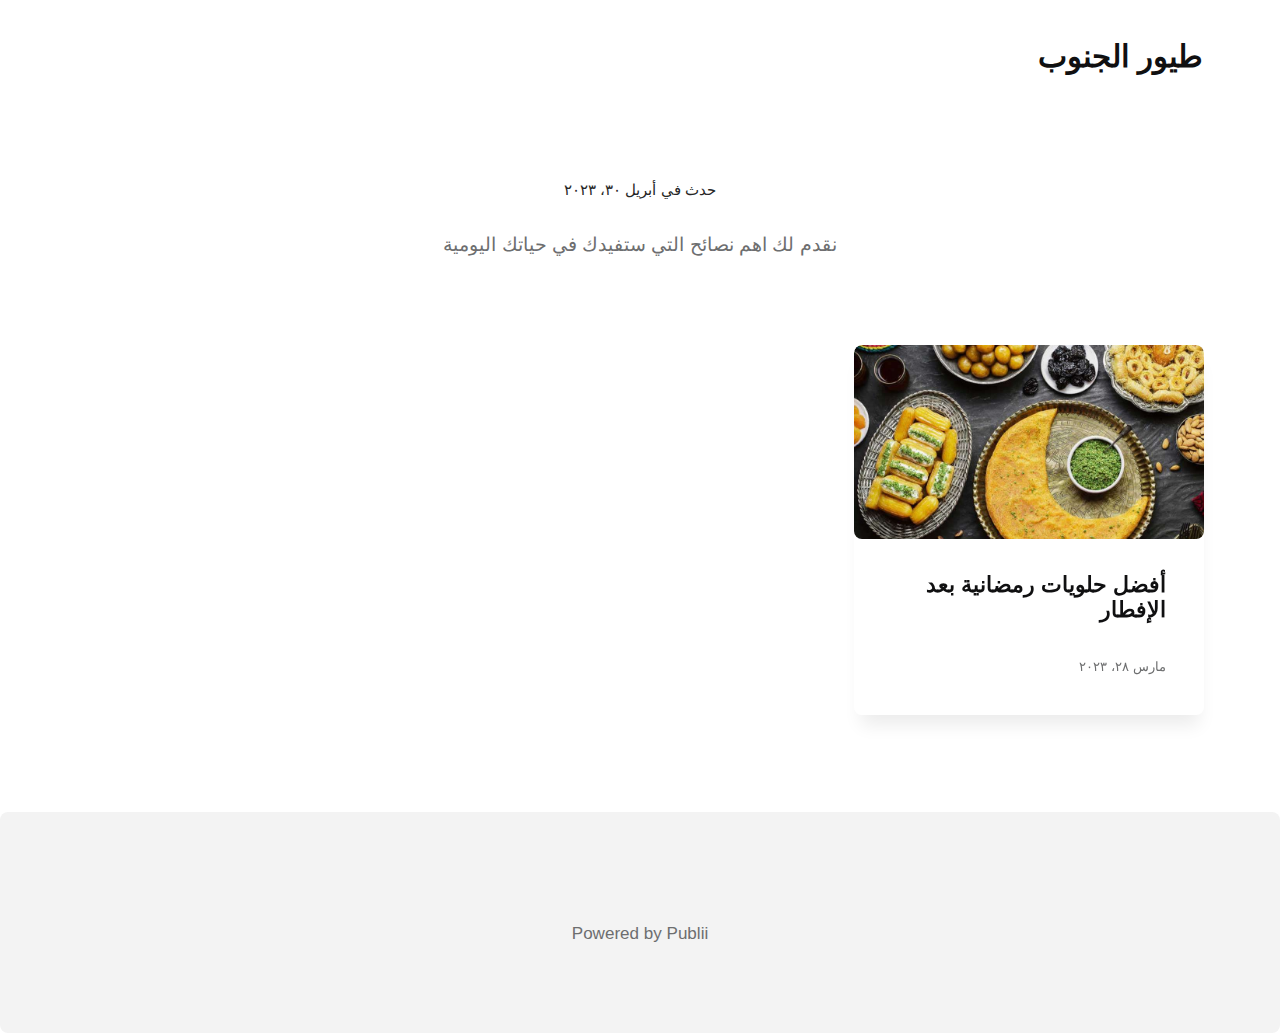
<file: index.html>
<!DOCTYPE html><html lang="ar-SA"><head><meta charset="utf-8"><meta http-equiv="X-UA-Compatible" content="IE=edge"><meta name="viewport" content="width=device-width,initial-scale=1"><title>طيور الجنوب</title><meta name="generator" content="Publii Open-Source CMS for Static Site"><link rel="canonical" href="https://south-birds.github.io/"><link rel="alternate" type="application/json" href="https://south-birds.github.io/feed.json"><meta property="og:title" content="طيور الجنوب"><meta property="og:site_name" content="طيور الجنوب"><meta property="og:description" content=""><meta property="og:url" content="https://south-birds.github.io/"><meta property="og:type" content="website"><link rel="stylesheet" href="https://south-birds.github.io/assets/css/style.css?v=7b02ca3b76820ee0ea6337bc9574a89e"><script type="application/ld+json">{"@context":"http://schema.org","@type":"Organization","name":"طيور الجنوب","url":"https://south-birds.github.io/"}</script><html dir="rtl"><meta name="google-site-verification" content="C08Kpgw6sa0JndcyKzzhhv_hy0Zfj19gJw-c8kb9cBM"></head><body><header class="header" id="js-header"><a href="https://south-birds.github.io/" class="logo">طيور الجنوب</a></header><main><div class="wrapper"><div class="hero"><div class="hero__date">حدث في <time datetime="٢٠٢٣-٠٤-٣٠T١٤:٣٨">أبريل ٣٠، ٢٠٢٣</time></div><p>نقدم لك اهم نصائح التي ستفيدك في حياتك اليومية</p></div><div class="l-grid l-grid--3"><article class="c-card"><a href="https://south-birds.github.io/the-best-ramadan-sweets/" class="c-card__image"><img src="https://south-birds.github.io/media/posts/1/fDl-Hlwyt-rmDny.jpeg" srcset="https://south-birds.github.io/media/posts/1/responsive/fDl-Hlwyt-rmDny-xs.jpeg 300w, https://south-birds.github.io/media/posts/1/responsive/fDl-Hlwyt-rmDny-sm.jpeg 480w, https://south-birds.github.io/media/posts/1/responsive/fDl-Hlwyt-rmDny-md.jpeg 768w, https://south-birds.github.io/media/posts/1/responsive/fDl-Hlwyt-rmDny-lg.jpeg 1200w" sizes="(min-width: 56.25em) 100vw, (min-width: 37.5em) 50vw, 100vw" loading="lazy" height="700" width="900" alt="أفضل حلويات رمضانية"></a><div class="c-card__wrapper"><header class="c-card__header"><h2 class="c-card__title"><a href="https://south-birds.github.io/the-best-ramadan-sweets/" class="invert">أفضل حلويات رمضانية بعد الإفطار</a></h2></header><footer class="c-card__meta"><time datetime="٢٠٢٣-٠٣-٢٨T١٠:٢٥">مارس ٢٨، ٢٠٢٣</time></footer></div></article></div></div></main><footer class="footer"><div class="footer__copyright">Powered by Publii</div></footer><script>window.publiiThemeMenuConfig = {    
      mobileMenuMode: 'sidebar',
      animationSpeed: 300,
      submenuWidth: 'auto',
      doubleClickTime: 500,
      mobileMenuExpandableSubmenus: true, 
      relatedContainerForOverlayMenuSelector: '.navbar',
   };</script><script defer="defer" src="https://south-birds.github.io/assets/js/scripts.min.js?v=66112a161d5939d966ce2b20c13988d9"></script><script>var images = document.querySelectorAll('img[loading]');

      for (var i = 0; i < images.length; i++) {
         if (images[i].complete) {
               images[i].classList.add('is-loaded');
         } else {
               images[i].addEventListener('load', function () {
                  this.classList.add('is-loaded');
               }, false);
         }
      }</script></body></html>
</file>
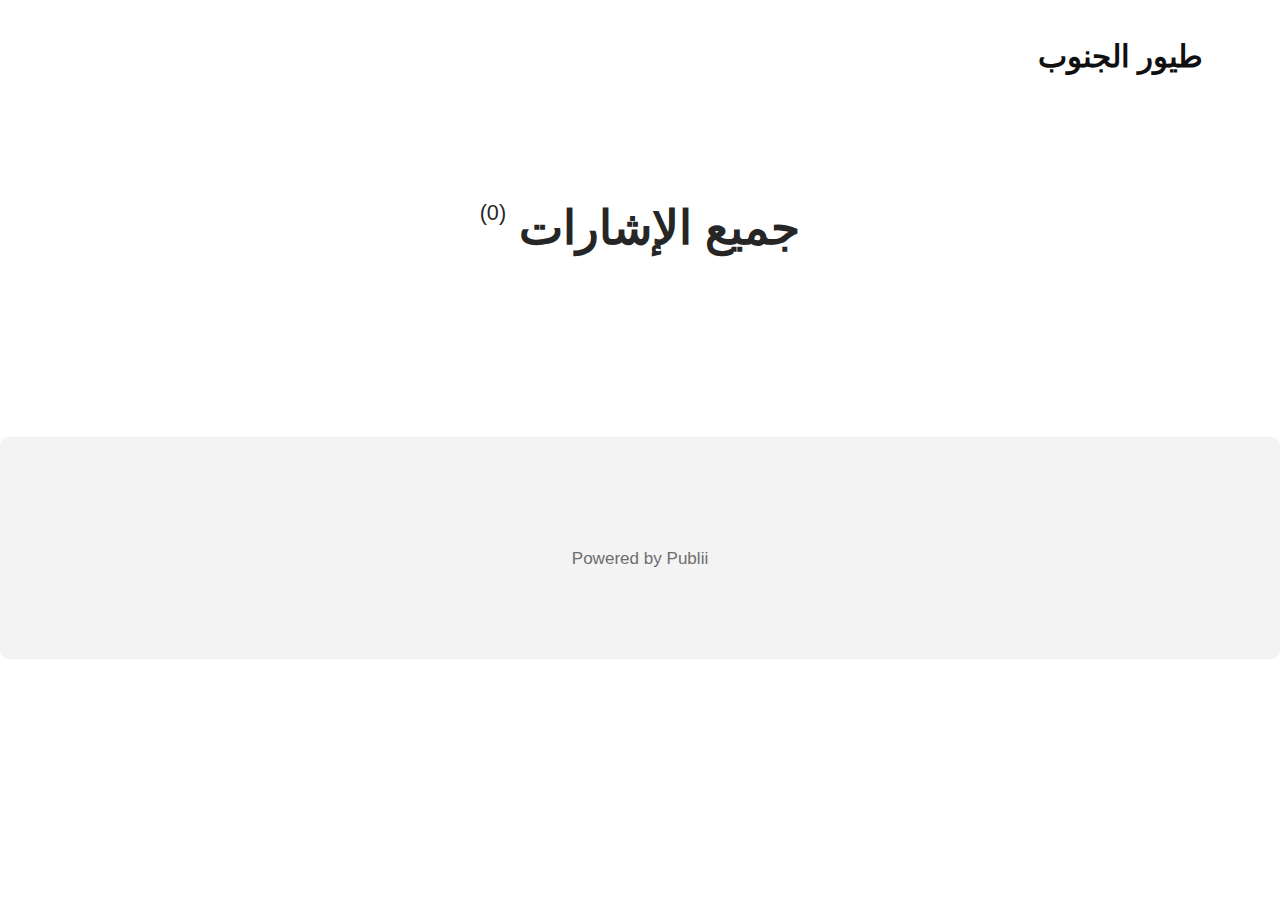
<file: tags/index.html>
<!DOCTYPE html><html lang="ar-SA"><head><meta charset="utf-8"><meta http-equiv="X-UA-Compatible" content="IE=edge"><meta name="viewport" content="width=device-width,initial-scale=1"><title>All tags - طيور الجنوب</title><meta name="robots" content="noindex, follow"><meta name="generator" content="Publii Open-Source CMS for Static Site"><link rel="alternate" type="application/json" href="https://south-birds.github.io/feed.json"><meta property="og:title" content="طيور الجنوب"><meta property="og:site_name" content="طيور الجنوب"><meta property="og:description" content=""><meta property="og:url" content="https://south-birds.github.io/tags/"><meta property="og:type" content="website"><link rel="stylesheet" href="https://south-birds.github.io/assets/css/style.css?v=7b02ca3b76820ee0ea6337bc9574a89e"><script type="application/ld+json">{"@context":"http://schema.org","@type":"Organization","name":"طيور الجنوب","url":"https://south-birds.github.io/"}</script><html dir="rtl"><meta name="google-site-verification" content="C08Kpgw6sa0JndcyKzzhhv_hy0Zfj19gJw-c8kb9cBM"></head><body><header class="header" id="js-header"><a href="https://south-birds.github.io/" class="logo">طيور الجنوب</a></header><main class="page page--tags"><div class="wrapper"><div class="hero"><h1>جميع الإشارات <sup>(0)</sup></h1></div><ul class="l-grid l-grid--3"></ul></div></main><footer class="footer"><div class="footer__copyright">Powered by Publii</div></footer><script>window.publiiThemeMenuConfig = {    
      mobileMenuMode: 'sidebar',
      animationSpeed: 300,
      submenuWidth: 'auto',
      doubleClickTime: 500,
      mobileMenuExpandableSubmenus: true, 
      relatedContainerForOverlayMenuSelector: '.navbar',
   };</script><script defer="defer" src="https://south-birds.github.io/assets/js/scripts.min.js?v=66112a161d5939d966ce2b20c13988d9"></script><script>var images = document.querySelectorAll('img[loading]');

      for (var i = 0; i < images.length; i++) {
         if (images[i].complete) {
               images[i].classList.add('is-loaded');
         } else {
               images[i].addEventListener('load', function () {
                  this.classList.add('is-loaded');
               }, false);
         }
      }</script></body></html>
</file>
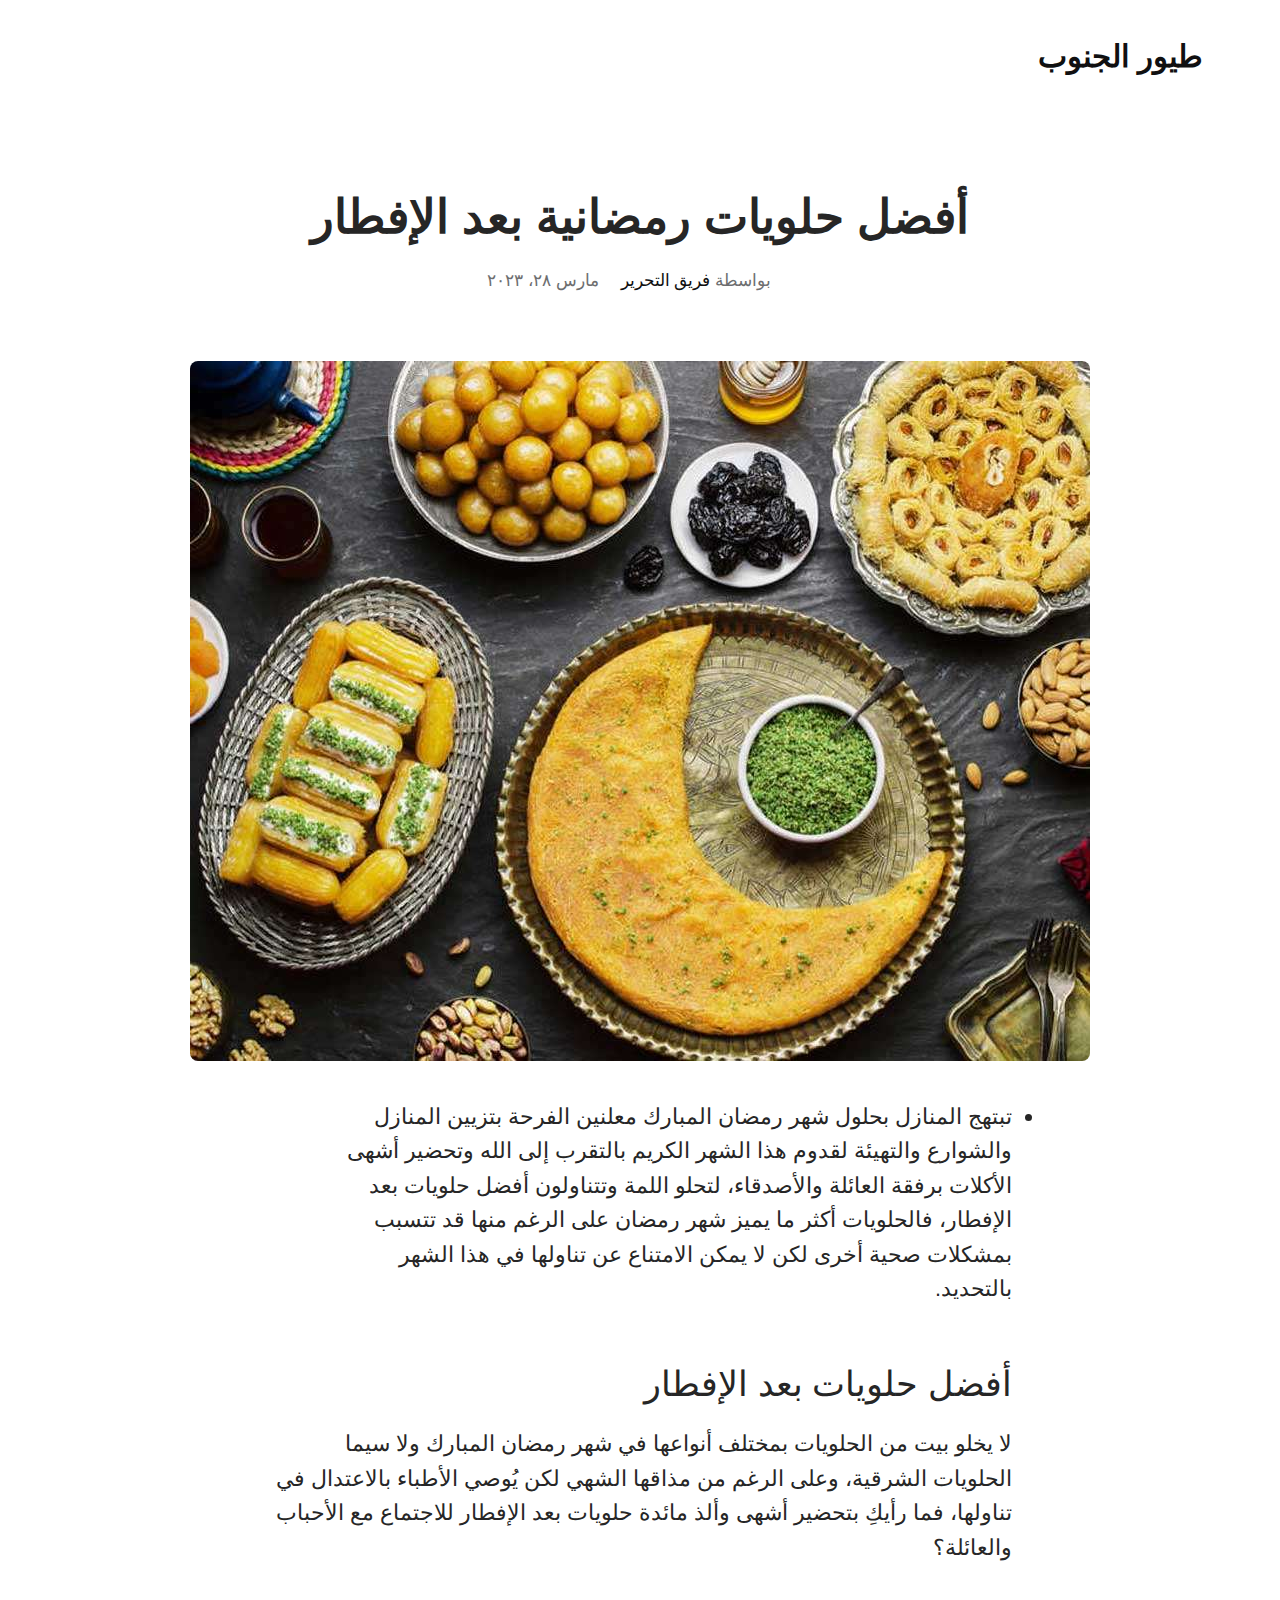
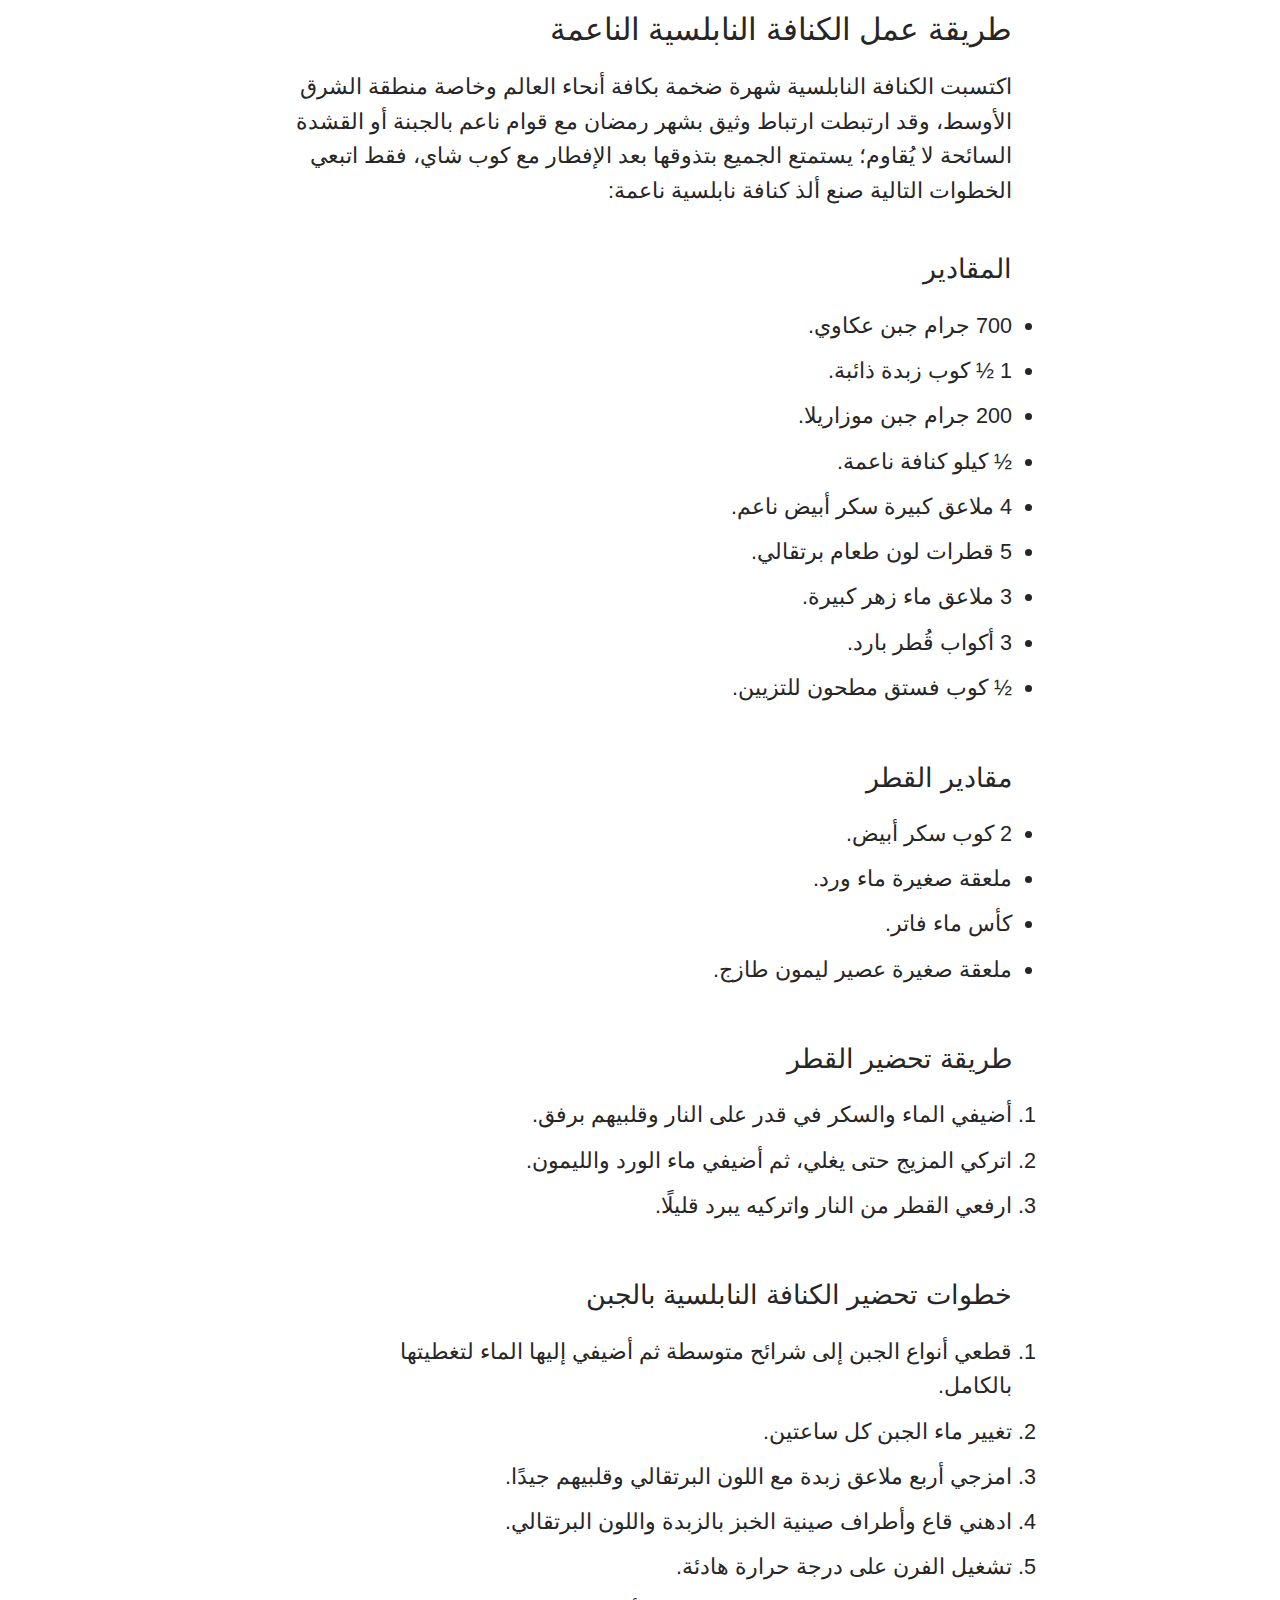
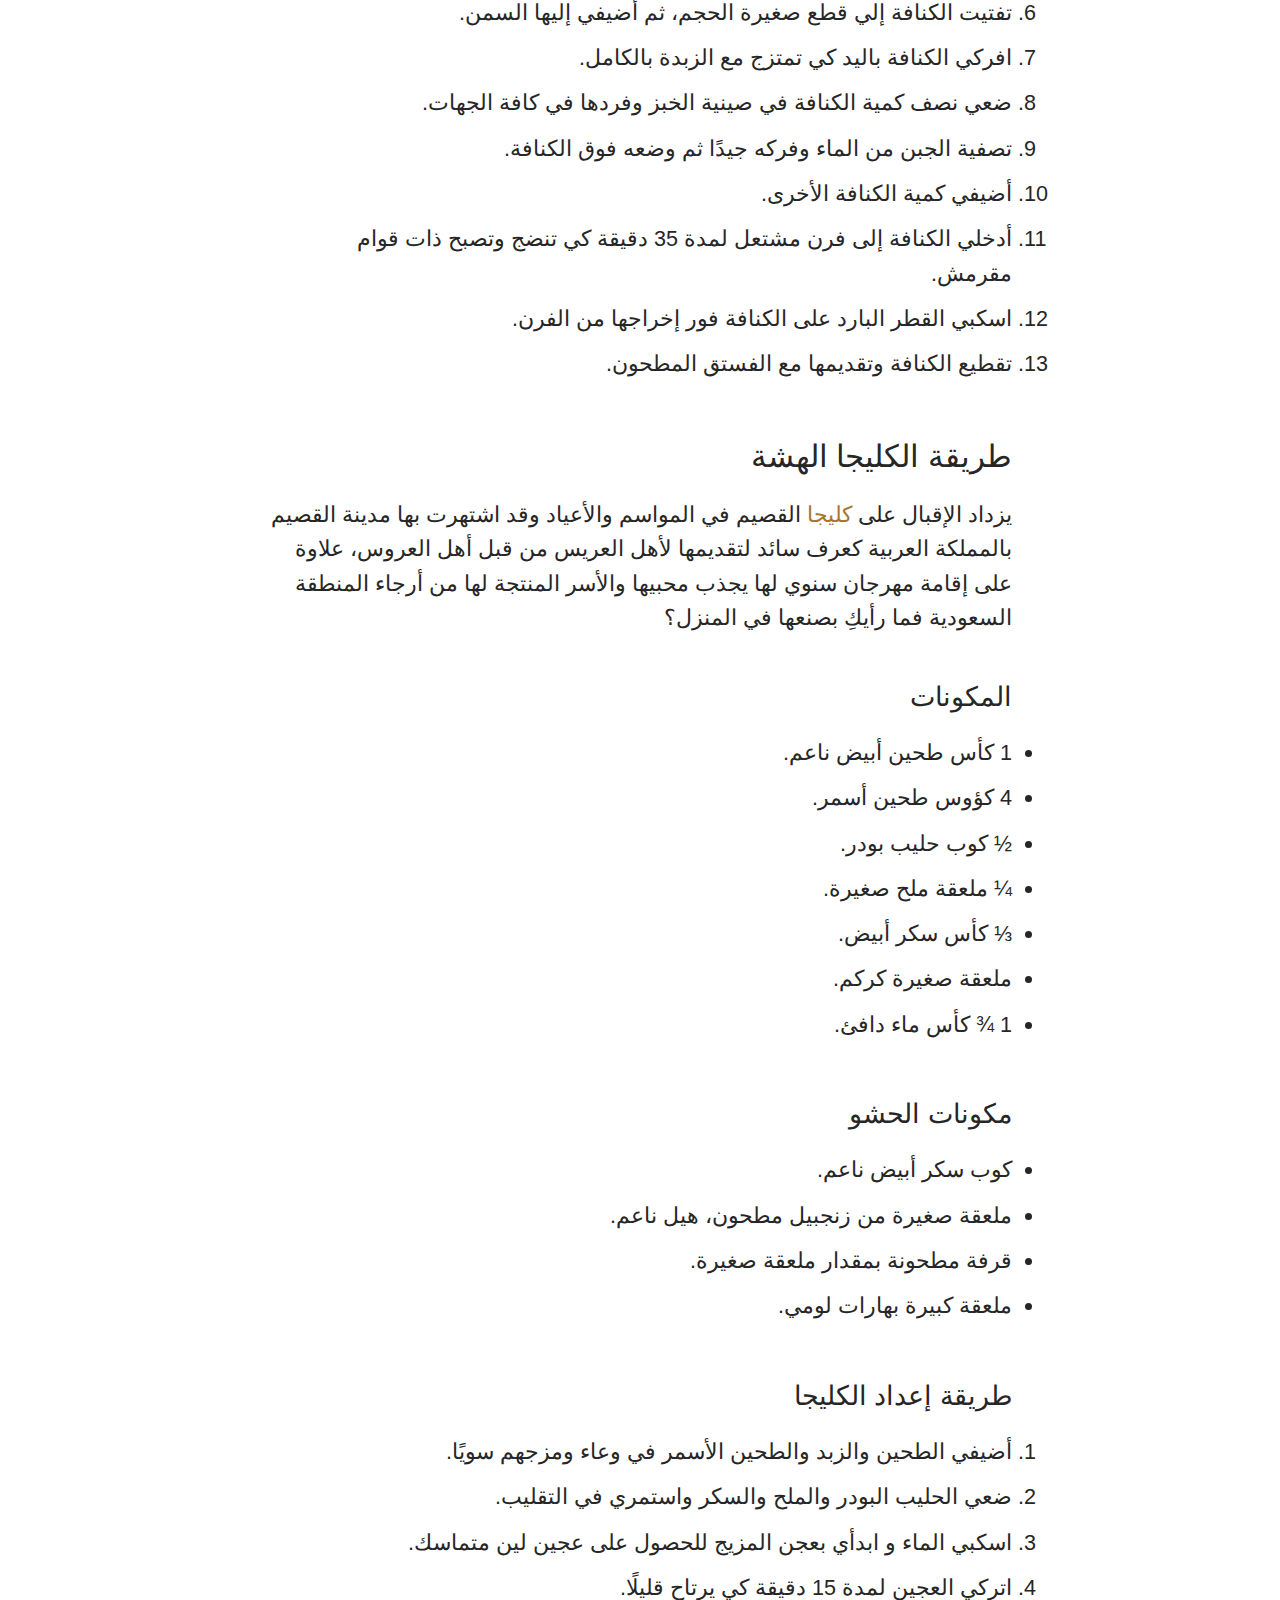
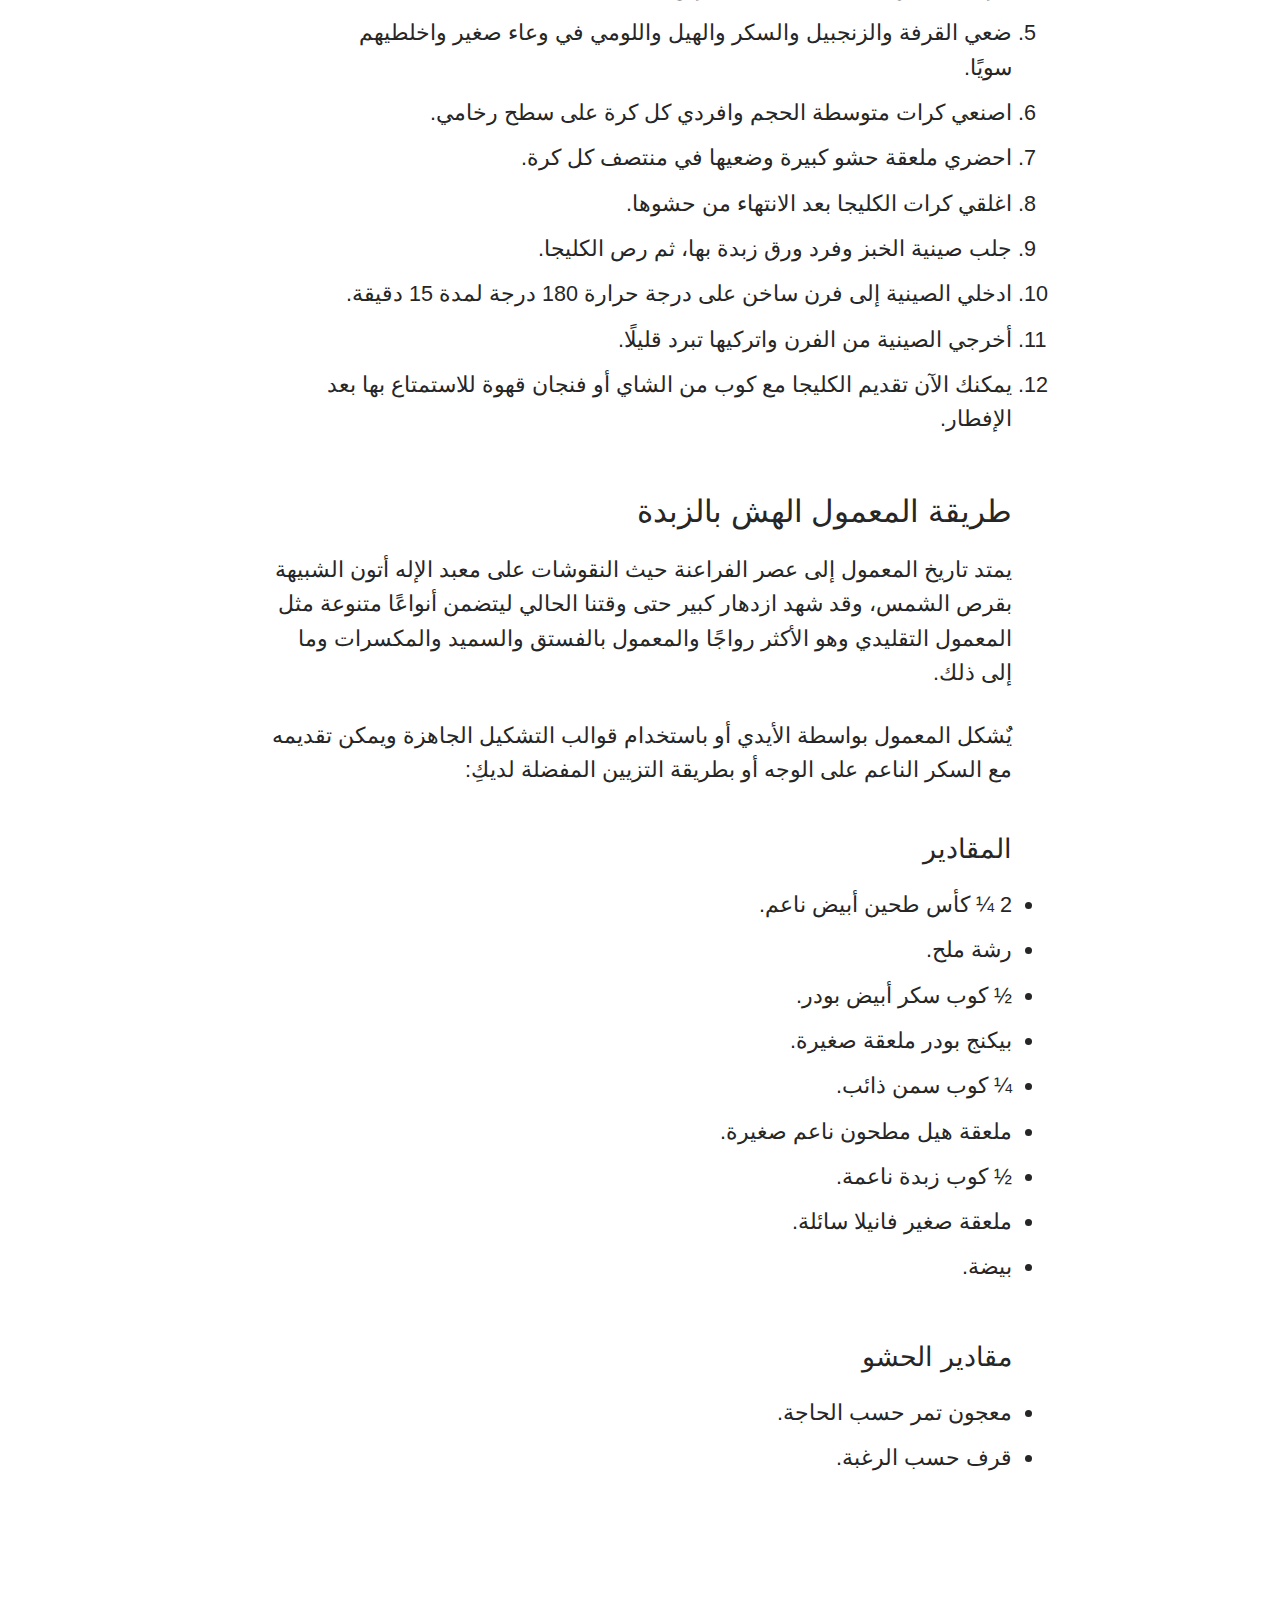
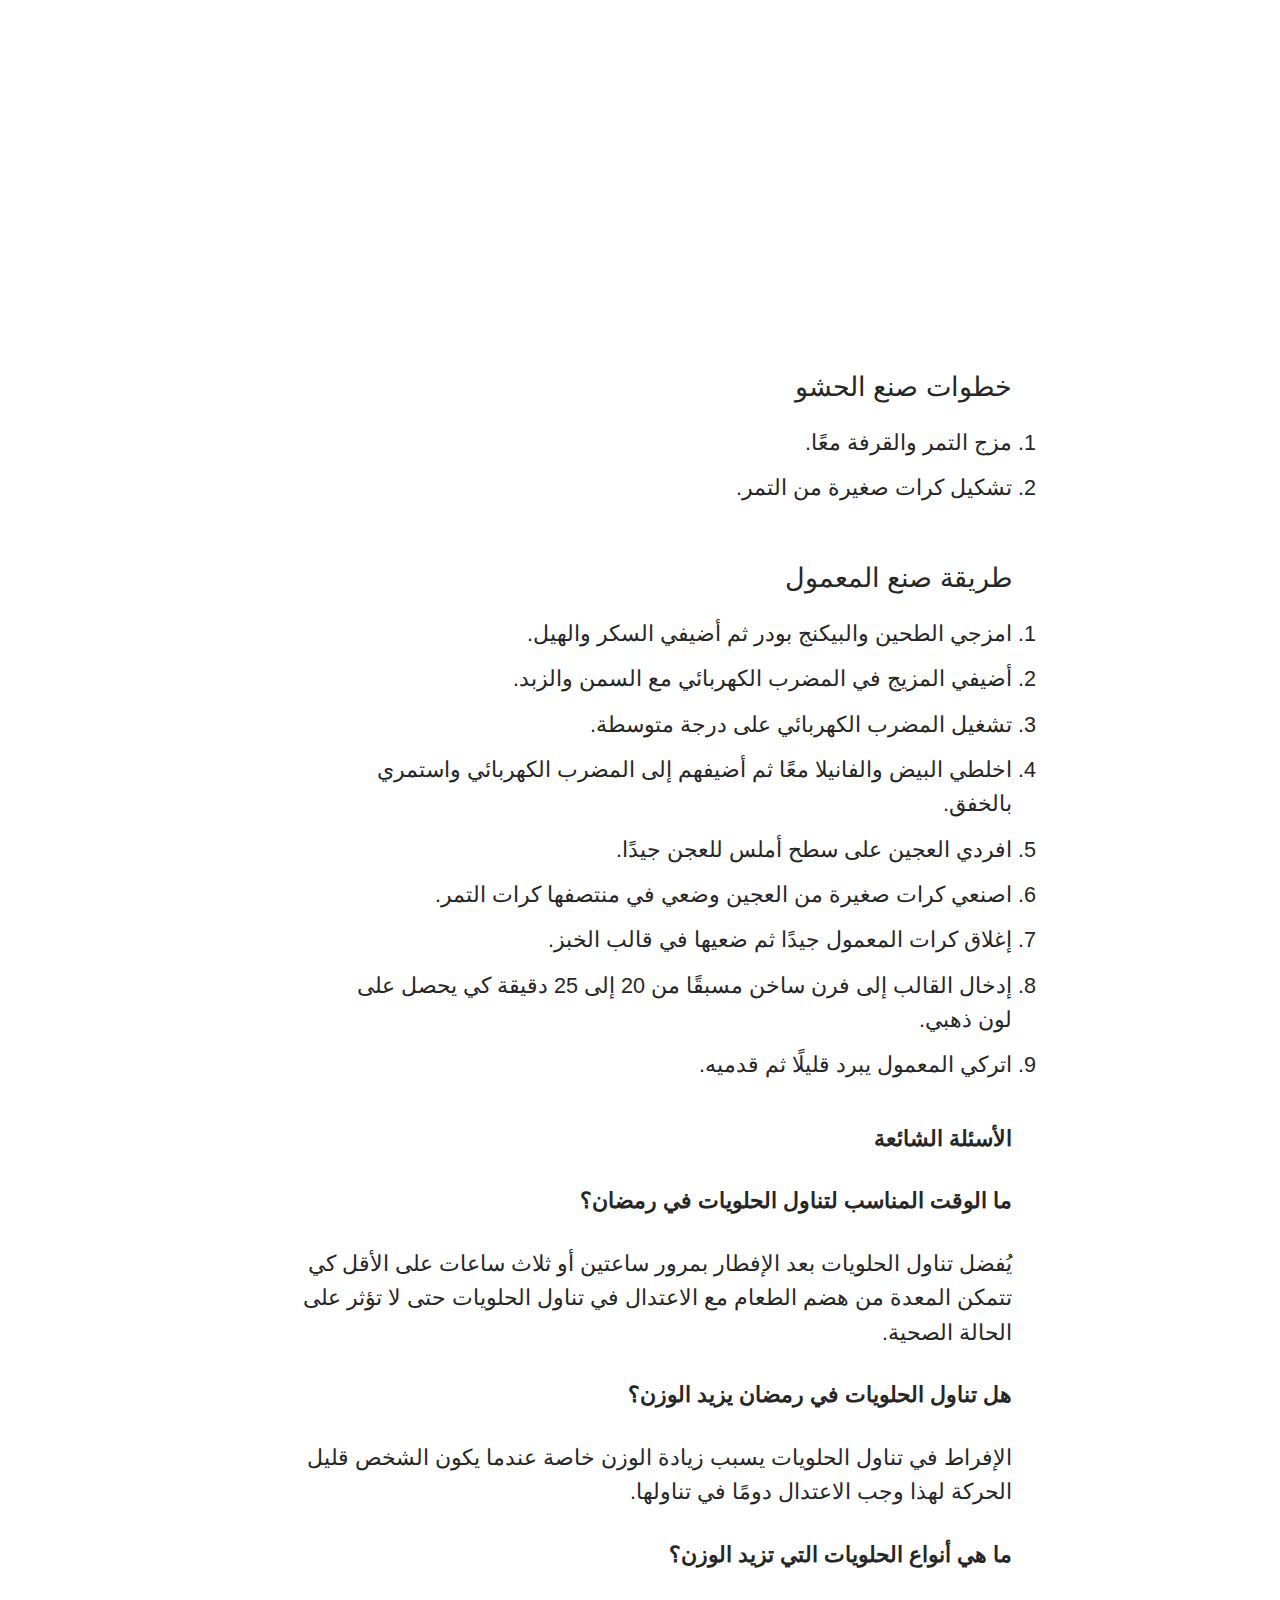
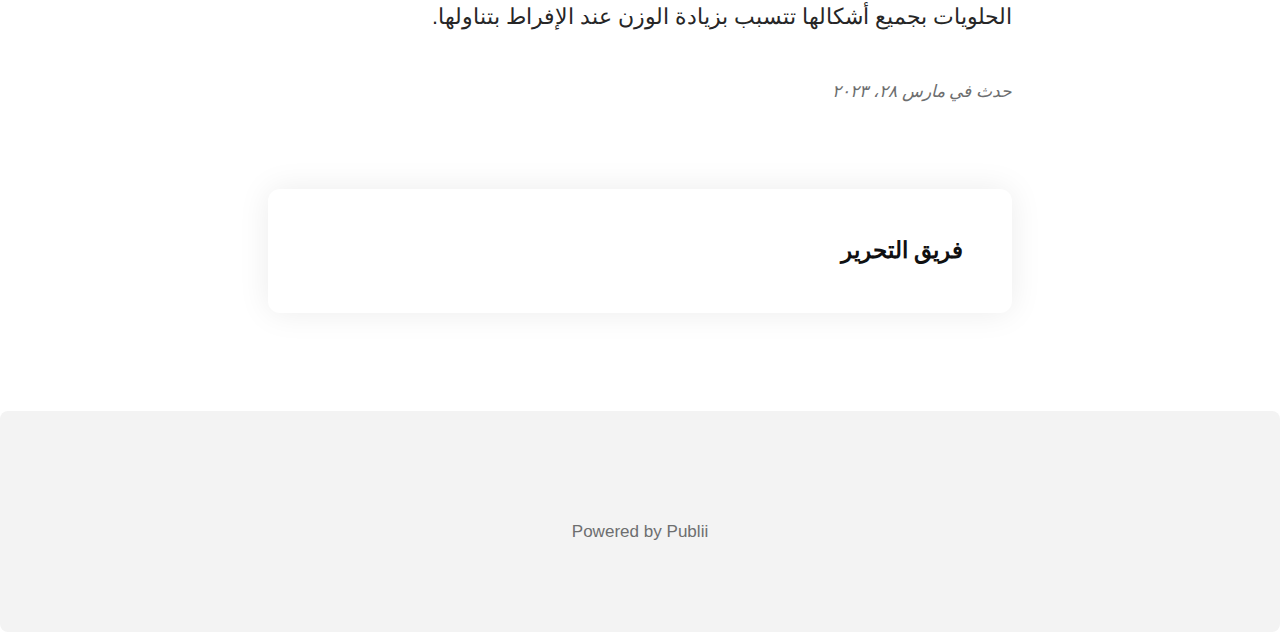
<file: the-best-ramadan-sweets/index.html>
<!DOCTYPE html><html lang="ar-SA"><head><meta charset="utf-8"><meta http-equiv="X-UA-Compatible" content="IE=edge"><meta name="viewport" content="width=device-width,initial-scale=1"><title>أفضل حلويات رمضانية بعد الإفطار - طيور الجنوب</title><meta name="description" content="يأتي شهر رمضان المبارك للاستمتاع بجمعة الأهل والأحبة وتشارك المائدة وتناول أفضل حلويات رمضانية بعد الإفطار مثل المعمول الناعم مع فنجان قهوة مميز.
"><meta name="generator" content="Publii Open-Source CMS for Static Site"><link rel="canonical" href="https://south-birds.github.io/the-best-ramadan-sweets/"><link rel="alternate" type="application/json" href="https://south-birds.github.io/feed.json"><meta property="og:title" content="أفضل حلويات رمضانية بعد الإفطار"><meta property="og:image" content="https://south-birds.github.io/media/posts/1/fDl-Hlwyt-rmDny.jpeg"><meta property="og:image:width" content="900"><meta property="og:image:height" content="700"><meta property="og:site_name" content="طيور الجنوب"><meta property="og:description" content="يأتي شهر رمضان المبارك للاستمتاع بجمعة الأهل والأحبة وتشارك المائدة وتناول أفضل حلويات رمضانية بعد الإفطار مثل المعمول الناعم مع فنجان قهوة مميز.
"><meta property="og:url" content="https://south-birds.github.io/the-best-ramadan-sweets/"><meta property="og:type" content="article"><link rel="stylesheet" href="https://south-birds.github.io/assets/css/style.css?v=7b02ca3b76820ee0ea6337bc9574a89e"><script type="application/ld+json">{"@context":"http://schema.org","@type":"Article","mainEntityOfPage":{"@type":"WebPage","@id":"https://south-birds.github.io/the-best-ramadan-sweets/"},"headline":"أفضل حلويات رمضانية بعد الإفطار","datePublished":"٢٠٢٣-٠٣-٢٨T١٠:٢٥","dateModified":"٢٠٢٣-٠٣-٢٨T١٠:٥٧","image":{"@type":"ImageObject","url":"https://south-birds.github.io/media/posts/1/fDl-Hlwyt-rmDny.jpeg","height":700,"width":900},"description":"يأتي شهر رمضان المبارك للاستمتاع بجمعة الأهل والأحبة وتشارك المائدة وتناول أفضل حلويات رمضانية بعد الإفطار مثل المعمول الناعم مع فنجان قهوة مميز.\n","author":{"@type":"Person","name":"فريق التحرير","url":"https://south-birds.github.io/authors/fryq-lthryr/"},"publisher":{"@type":"Organization","name":"فريق التحرير"}}</script><html dir="rtl"><meta name="google-site-verification" content="C08Kpgw6sa0JndcyKzzhhv_hy0Zfj19gJw-c8kb9cBM"></head><body><header class="header" id="js-header"><a href="https://south-birds.github.io/" class="logo">طيور الجنوب</a></header><main><div class="wrapper"><article class="post"><header class="post__header"><h1 class="post__title">أفضل حلويات رمضانية بعد الإفطار</h1><div class="post__meta"><div class="post__author">بواسطة <a href="https://south-birds.github.io/authors/fryq-lthryr/" class="invert" rel="author" title="فريق التحرير">فريق التحرير</a></div><time datetime="٢٠٢٣-٠٣-٢٨T١٠:٢٥">مارس ٢٨، ٢٠٢٣</time></div></header><figure class="post__featured-image"><img src="https://south-birds.github.io/media/posts/1/fDl-Hlwyt-rmDny.jpeg" srcset="https://south-birds.github.io/media/posts/1/responsive/fDl-Hlwyt-rmDny-xs.jpeg 300w, https://south-birds.github.io/media/posts/1/responsive/fDl-Hlwyt-rmDny-sm.jpeg 480w, https://south-birds.github.io/media/posts/1/responsive/fDl-Hlwyt-rmDny-md.jpeg 768w, https://south-birds.github.io/media/posts/1/responsive/fDl-Hlwyt-rmDny-lg.jpeg 1200w" sizes="(min-width: 56.25em) 100vw, (min-width: 37.5em) 50vw, 100vw" loading="eager" height="700" width="900" alt="أفضل حلويات رمضانية"></figure><div class="post__inner"><div class="post__entry"><ul><li class="align-right" style="direction: rtl;"><span style="font-weight: 400;">تبتهج المنازل بحلول شهر رمضان المبارك معلنين الفرحة بتزيين المنازل والشوارع والتهيئة لقدوم هذا الشهر الكريم بالتقرب إلى الله وتحضير أشهى الأكلات برفقة العائلة والأصدقاء، لتحلو اللمة وتتناولون أفضل حلويات بعد الإفطار، فالحلويات أكثر ما يميز شهر رمضان على الرغم منها قد تتسبب بمشكلات صحية أخرى لكن لا يمكن الامتناع عن تناولها في هذا الشهر بالتحديد.</span></li></ul><h2 class="align-right" style="direction: rtl;"><span style="font-weight: 400;">أفضل حلويات بعد الإفطار</span></h2><p class="align-right" style="direction: rtl;"><span style="font-weight: 400;">لا يخلو بيت من الحلويات بمختلف أنواعها في شهر رمضان المبارك ولا سيما الحلويات الشرقية، وعلى الرغم من مذاقها الشهي لكن يُوصي الأطباء بالاعتدال في تناولها، فما رأيكِ بتحضير أشهى وألذ مائدة حلويات بعد الإفطار للاجتماع مع الأحباب والعائلة؟</span></p><h3 class="align-right" style="direction: rtl;"><span style="font-weight: 400;">طريقة عمل الكنافة النابلسية الناعمة </span></h3><p class="align-right" style="direction: rtl;"><span style="font-weight: 400;">اكتسبت الكنافة النابلسية شهرة ضخمة بكافة أنحاء العالم وخاصة منطقة الشرق الأوسط، وقد ارتبطت ارتباط وثيق بشهر رمضان مع قوام ناعم بالجبنة أو القشدة السائحة لا يُقاوم؛ يستمتع الجميع بتذوقها بعد الإفطار مع كوب شاي، فقط اتبعي الخطوات التالية صنع ألذ كنافة نابلسية ناعمة:</span></p><h4 class="align-right" style="direction: rtl;"><span style="font-weight: 400;">المقادير</span></h4><ul class="align-right"><li style="font-weight: 400;" aria-level="1"><span style="font-weight: 400;">700 جرام جبن عكاوي.</span></li><li style="font-weight: 400;" aria-level="1"><span style="font-weight: 400;">1 ½ كوب زبدة ذائبة.</span></li><li style="font-weight: 400;" aria-level="1"><span style="font-weight: 400;">200 جرام جبن موزاريلا.</span></li><li style="font-weight: 400;" aria-level="1"><span style="font-weight: 400;">½ كيلو كنافة ناعمة.</span></li><li style="font-weight: 400;" aria-level="1"><span style="font-weight: 400;">4 ملاعق كبيرة سكر أبيض ناعم.</span></li><li style="font-weight: 400;" aria-level="1"><span style="font-weight: 400;">5 قطرات لون طعام برتقالي.</span></li><li style="font-weight: 400;" aria-level="1"><span style="font-weight: 400;">3 ملاعق ماء زهر كبيرة.</span></li><li style="font-weight: 400;" aria-level="1"><span style="font-weight: 400;">3 أكواب قُطر بارد.</span></li><li style="font-weight: 400;" aria-level="1"><span style="font-weight: 400;">½ كوب فستق مطحون للتزيين.</span></li></ul><h4 class="align-right" style="direction: rtl;"><span style="font-weight: 400;">مقادير القطر</span></h4><ul class="align-right"><li style="font-weight: 400;" aria-level="1"><span style="font-weight: 400;">2 كوب سكر أبيض.</span></li><li style="font-weight: 400;" aria-level="1"><span style="font-weight: 400;">ملعقة صغيرة ماء ورد.</span></li><li style="font-weight: 400;" aria-level="1"><span style="font-weight: 400;">كأس ماء فاتر.</span></li><li style="font-weight: 400;" aria-level="1"><span style="font-weight: 400;">ملعقة صغيرة عصير ليمون طازج.</span></li></ul><h4 class="align-right" style="direction: rtl;"><span style="font-weight: 400;">طريقة تحضير القطر</span></h4><ol class="align-right"><li style="font-weight: 400;" aria-level="1"><span style="font-weight: 400;">أضيفي الماء والسكر في قدر على النار وقلبيهم برفق.</span></li><li style="font-weight: 400;" aria-level="1"><span style="font-weight: 400;">اتركي المزيج حتى يغلي، ثم أضيفي ماء الورد والليمون.</span></li><li style="font-weight: 400;" aria-level="1"><span style="font-weight: 400;">ارفعي القطر من النار واتركيه يبرد قليلًا.</span></li></ol><h4 class="align-right" style="direction: rtl;"><span style="font-weight: 400;">خطوات تحضير الكنافة النابلسية بالجبن</span></h4><ol class="align-right"><li style="font-weight: 400;" aria-level="1"><span style="font-weight: 400;">قطعي أنواع الجبن إلى شرائح متوسطة ثم أضيفي إليها الماء لتغطيتها بالكامل.</span></li><li style="font-weight: 400;" aria-level="1"><span style="font-weight: 400;">تغيير ماء الجبن كل ساعتين.</span></li><li style="font-weight: 400;" aria-level="1"><span style="font-weight: 400;">امزجي أربع ملاعق زبدة مع اللون البرتقالي وقلبيهم جيدًا.</span></li><li style="font-weight: 400;" aria-level="1"><span style="font-weight: 400;">ادهني قاع وأطراف صينية الخبز بالزبدة واللون البرتقالي.</span></li><li style="font-weight: 400;" aria-level="1"><span style="font-weight: 400;">تشغيل الفرن على درجة حرارة هادئة.</span></li><li style="font-weight: 400;" aria-level="1"><span style="font-weight: 400;">تفتيت الكنافة إلي قطع صغيرة الحجم، ثم أضيفي إليها السمن.</span></li><li style="font-weight: 400;" aria-level="1"><span style="font-weight: 400;">افركي الكنافة باليد كي تمتزج مع الزبدة بالكامل.</span></li><li style="font-weight: 400;" aria-level="1"><span style="font-weight: 400;">ضعي نصف كمية الكنافة في صينية الخبز وفردها في كافة الجهات.</span></li><li style="font-weight: 400;" aria-level="1"><span style="font-weight: 400;">تصفية الجبن من الماء وفركه جيدًا ثم وضعه فوق الكنافة.</span></li><li style="font-weight: 400;" aria-level="1"><span style="font-weight: 400;">أضيفي كمية الكنافة الأخرى.</span></li><li style="font-weight: 400;" aria-level="1"><span style="font-weight: 400;">أدخلي الكنافة إلى فرن مشتعل لمدة 35 دقيقة كي تنضج وتصبح ذات قوام مقرمش.</span></li><li style="font-weight: 400;" aria-level="1"><span style="font-weight: 400;">اسكبي القطر البارد على الكنافة فور إخراجها من الفرن.</span></li><li style="font-weight: 400;" aria-level="1"><span style="font-weight: 400;">تقطيع الكنافة وتقديمها مع الفستق المطحون.</span></li></ol><h3 class="align-right" style="direction: rtl;"><span style="font-weight: 400;">طريقة الكليجا الهشة </span></h3><p class="align-right" style="direction: rtl;"><span style="font-weight: 400;">يزداد الإقبال على <a href="https://refee.sa/%D9%83%D9%84%D9%8A%D8%AC%D8%A7/c923340067" target="_blank" rel="noopener noreferrer">كليجا </a>القصيم في المواسم والأعياد وقد اشتهرت بها مدينة القصيم بالمملكة العربية كعرف سائد لتقديمها لأهل العريس من قبل أهل العروس، علاوة على إقامة مهرجان سنوي لها يجذب محبيها والأسر المنتجة لها من أرجاء المنطقة السعودية فما رأيكِ بصنعها في المنزل؟</span></p><h4 class="align-right" style="direction: rtl;"><span style="font-weight: 400;">المكونات </span></h4><ul class="align-right"><li style="font-weight: 400;" aria-level="1"><span style="font-weight: 400;">1 كأس طحين أبيض ناعم.</span></li><li style="font-weight: 400;" aria-level="1"><span style="font-weight: 400;">4 كؤوس طحين أسمر.</span></li><li style="font-weight: 400;" aria-level="1"><span style="font-weight: 400;">½ كوب حليب بودر.</span></li><li style="font-weight: 400;" aria-level="1"><span style="font-weight: 400;">¼ ملعقة ملح صغيرة.</span></li><li style="font-weight: 400;" aria-level="1"><span style="font-weight: 400;">⅓ كأس سكر أبيض.</span></li><li style="font-weight: 400;" aria-level="1"><span style="font-weight: 400;">ملعقة صغيرة كركم.</span></li><li style="font-weight: 400;" aria-level="1"><span style="font-weight: 400;">1 ¾ كأس ماء دافئ.</span></li></ul><h4 class="align-right" style="direction: rtl;"><span style="font-weight: 400;">مكونات الحشو </span></h4><ul class="align-right"><li style="font-weight: 400;" aria-level="1"><span style="font-weight: 400;">كوب سكر أبيض ناعم.</span></li><li style="font-weight: 400;" aria-level="1"><span style="font-weight: 400;">ملعقة صغيرة من زنجبيل مطحون، هيل ناعم.</span></li><li style="font-weight: 400;" aria-level="1"><span style="font-weight: 400;">قرفة مطحونة بمقدار ملعقة صغيرة.</span></li><li style="font-weight: 400;" aria-level="1"><span style="font-weight: 400;">ملعقة كبيرة بهارات لومي.</span></li></ul><h4 class="align-right" style="direction: rtl;"><span style="font-weight: 400;">طريقة إعداد الكليجا </span></h4><ol class="align-right"><li style="font-weight: 400;" aria-level="1"><span style="font-weight: 400;">أضيفي الطحين والزبد والطحين الأسمر في وعاء ومزجهم سويًا.</span></li><li style="font-weight: 400;" aria-level="1"><span style="font-weight: 400;">ضعي الحليب البودر والملح والسكر واستمري في التقليب.</span></li><li style="font-weight: 400;" aria-level="1"><span style="font-weight: 400;">اسكبي الماء و ابدأي بعجن المزيج للحصول على عجين لين متماسك.</span></li><li style="font-weight: 400;" aria-level="1"><span style="font-weight: 400;">اتركي العجين لمدة 15 دقيقة كي يرتاح قليلًا.</span></li><li style="font-weight: 400;" aria-level="1"><span style="font-weight: 400;">ضعي القرفة والزنجبيل والسكر والهيل واللومي في وعاء صغير واخلطيهم سويًا.</span></li><li style="font-weight: 400;" aria-level="1"><span style="font-weight: 400;">اصنعي كرات متوسطة الحجم وافردي كل كرة على سطح رخامي.</span></li><li style="font-weight: 400;" aria-level="1"><span style="font-weight: 400;">احضري ملعقة حشو كبيرة وضعيها في منتصف كل كرة.</span></li><li style="font-weight: 400;" aria-level="1"><span style="font-weight: 400;">اغلقي كرات الكليجا بعد الانتهاء من حشوها.</span></li><li style="font-weight: 400;" aria-level="1"><span style="font-weight: 400;">جلب صينية الخبز وفرد ورق زبدة بها، ثم رص الكليجا.</span></li><li style="font-weight: 400;" aria-level="1"><span style="font-weight: 400;">ادخلي الصينية إلى فرن ساخن على درجة حرارة 180 درجة لمدة 15 دقيقة.</span></li><li style="font-weight: 400;" aria-level="1"><span style="font-weight: 400;">أخرجي الصينية من الفرن واتركيها تبرد قليلًا.</span></li><li style="font-weight: 400;" aria-level="1"><span style="font-weight: 400;">يمكنك الآن تقديم الكليجا مع كوب من الشاي أو فنجان قهوة للاستمتاع بها بعد الإفطار.</span></li></ol><h3 class="align-right" style="direction: rtl;"><span style="font-weight: 400;">طريقة المعمول الهش بالزبدة </span></h3><p class="align-right" style="direction: rtl;"><span style="font-weight: 400;">يمتد تاريخ المعمول إلى عصر الفراعنة حيث النقوشات على معبد الإله أتون الشبيهة بقرص الشمس، وقد شهد ازدهار كبير حتى وقتنا الحالي ليتضمن أنواعًا متنوعة مثل المعمول التقليدي وهو الأكثر رواجًا والمعمول بالفستق والسميد والمكسرات وما إلى ذلك.</span></p><p class="align-right" style="direction: rtl;"><span style="font-weight: 400;">يٌشكل المعمول بواسطة الأيدي أو باستخدام قوالب التشكيل الجاهزة ويمكن تقديمه مع السكر الناعم على الوجه أو بطريقة التزيين المفضلة لديكِ:</span></p><h4 class="align-right" style="direction: rtl;"><span style="font-weight: 400;">المقادير</span></h4><ul class="align-right"><li style="font-weight: 400;" aria-level="1"><span style="font-weight: 400;">2 ¼ كأس طحين أبيض ناعم.</span></li><li style="font-weight: 400;" aria-level="1"><span style="font-weight: 400;">رشة ملح.</span></li><li style="font-weight: 400;" aria-level="1"><span style="font-weight: 400;">½ كوب سكر أبيض بودر.</span></li><li style="font-weight: 400;" aria-level="1"><span style="font-weight: 400;">بيكنج بودر ملعقة صغيرة.</span></li><li style="font-weight: 400;" aria-level="1"><span style="font-weight: 400;">¼ كوب سمن ذائب.</span></li><li style="font-weight: 400;" aria-level="1"><span style="font-weight: 400;">ملعقة هيل مطحون ناعم صغيرة.</span></li><li style="font-weight: 400;" aria-level="1"><span style="font-weight: 400;">½ كوب زبدة ناعمة.</span></li><li style="font-weight: 400;" aria-level="1"><span style="font-weight: 400;">ملعقة صغير فانيلا سائلة.</span></li><li style="font-weight: 400;" aria-level="1"><span style="font-weight: 400;">بيضة.</span></li></ul><h4 class="align-right" style="direction: rtl;"><span style="font-weight: 400;">مقادير الحشو </span></h4><ul class="align-right"><li style="font-weight: 400;" aria-level="1"><span style="font-weight: 400;">معجون تمر حسب الحاجة.</span></li><li style="font-weight: 400;" aria-level="1"><span style="font-weight: 400;">قرف حسب الرغبة.</span></li></ul><h4 class="align-right"><figure class="post__image post__image--center"><img loading="lazy" style="direction: rtl;" src="https://south-birds.github.io/media/posts/1/fDl-Hlwyt-rmDny.jpg" alt="أفضل حلويات رمضانية" width="700" height="400" sizes="(max-width: 48em) 100vw, 100vw" srcset="https://south-birds.github.io/media/posts/1/responsive/fDl-Hlwyt-rmDny-xs.jpg 300w, https://south-birds.github.io/media/posts/1/responsive/fDl-Hlwyt-rmDny-sm.jpg 480w, https://south-birds.github.io/media/posts/1/responsive/fDl-Hlwyt-rmDny-md.jpg 768w"></figure></h4><h4 class="align-right" style="direction: rtl;"><span style="font-weight: 400;">خطوات صنع الحشو </span></h4><ol class="align-right"><li style="font-weight: 400;" aria-level="1"><span style="font-weight: 400;">مزج التمر والقرفة معًا.</span></li><li style="font-weight: 400;" aria-level="1"><span style="font-weight: 400;">تشكيل كرات صغيرة من التمر.</span></li></ol><h4 class="align-right" style="direction: rtl;"><span style="font-weight: 400;">طريقة صنع المعمول</span></h4><ol class="align-right"><li class="align-right" style="font-weight: 400;" aria-level="1"><span style="font-weight: 400;">امزجي الطحين والبيكنج بودر ثم أضيفي السكر والهيل.</span></li><li class="align-right" style="font-weight: 400;" aria-level="1"><span style="font-weight: 400;">أضيفي المزيج في المضرب الكهربائي مع السمن والزبد.</span></li><li class="align-right" style="font-weight: 400;" aria-level="1"><span style="font-weight: 400;">تشغيل المضرب الكهربائي على درجة متوسطة.</span></li><li class="align-right" style="font-weight: 400;" aria-level="1"><span style="font-weight: 400;">اخلطي البيض والفانيلا معًا ثم أضيفهم إلى المضرب الكهربائي واستمري بالخفق.</span></li><li class="align-right" style="font-weight: 400;" aria-level="1"><span style="font-weight: 400;">افردي العجين على سطح أملس للعجن جيدًا.</span></li><li class="align-right" style="font-weight: 400;" aria-level="1"><span style="font-weight: 400;">اصنعي كرات صغيرة من العجين وضعي في منتصفها كرات التمر.</span></li><li class="align-right" style="font-weight: 400;" aria-level="1"><span style="font-weight: 400;">إغلاق كرات المعمول جيدًا ثم ضعيها في قالب الخبز.</span></li><li class="align-right" style="font-weight: 400;" aria-level="1"><span style="font-weight: 400;">إدخال القالب إلى فرن ساخن مسبقًا من 20 إلى 25 دقيقة كي يحصل على لون ذهبي.</span></li><li class="align-right" style="font-weight: 400;" aria-level="1"><span style="font-weight: 400;">اتركي المعمول يبرد قليلًا ثم قدميه.</span></li></ol><p class="align-right" style="direction: rtl;"><strong>الأسئلة الشائعة </strong></p><p class="align-right" style="direction: rtl;"><strong>ما الوقت المناسب لتناول الحلويات في رمضان؟</strong></p><p class="align-right" style="direction: rtl;"><span style="font-weight: 400;">يُفضل تناول الحلويات بعد الإفطار بمرور ساعتين أو ثلاث ساعات على الأقل كي تتمكن المعدة من هضم الطعام مع الاعتدال في تناول الحلويات حتى لا تؤثر على الحالة الصحية.</span></p><p class="align-right" style="direction: rtl;"><strong>هل تناول الحلويات في رمضان يزيد الوزن؟</strong></p><p class="align-right" style="direction: rtl;"><span style="font-weight: 400;">الإفراط في تناول الحلويات يسبب زيادة الوزن خاصة عندما يكون الشخص قليل الحركة لهذا وجب الاعتدال دومًا في تناولها.</span></p><p class="align-right" style="direction: rtl;"><strong>ما هي أنواع الحلويات التي تزيد الوزن؟</strong></p><p class="align-right" style="direction: rtl;"><span style="font-weight: 400;">الحلويات بجميع أشكالها تتسبب بزيادة الوزن عند الإفراط بتناولها.</span></p><p class="align-right"><script type="application/ld+json" style="direction: rtl;">{
	"@context": "http://schema.org/",
	"@type": "FAQPage",
	"mainEntity": [
		{
			"@type": "Question",
			"name": "ما الوقت المناسب لتناول الحلويات في رمضان؟",
			"acceptedAnswer": {
				"@type": "Answer",
				"text": "يُفضل تناول الحلويات بعد الإفطار بمرور ساعتين أو ثلاث ساعات على الأقل كي تتمكن المعدة من هضم الطعام مع الاعتدال في تناول الحلويات حتى لا تؤثر على الحالة الصحية.
"
			}
		},
		{
			"@type": "Question",
			"name": "هل تناول الحلويات في رمضان يزيد الوزن؟",
			"acceptedAnswer": {
				"@type": "Answer",
				"text": "الإفراط في تناول الحلويات يسبب زيادة الوزن خاصة عندما يكون الشخص قليل الحركة لهذا وجب الاعتدال دومًا في تناولها.
"
			}
		},
		{
			"@type": "Question",
			"name": "ما هي أنواع الحلويات التي تزيد الوزن؟",
			"acceptedAnswer": {
				"@type": "Answer",
				"text": "الحلويات بجميع أشكالها تتسبب بزيادة الوزن عند الإفراط بتناولها.
"
			}
		}
	]
}</script></p></div><footer><p class="post__last-updated">حدث في مارس ٢٨، ٢٠٢٣</p><div class="post__tags-share"><aside class="post__share"></aside></div><div class="post__bio author"><div><h3 class="h6 author__name"><a href="https://south-birds.github.io/authors/fryq-lthryr/" class="invert" title="فريق التحرير">فريق التحرير</a></h3></div></div></footer></div></article></div></main><footer class="footer"><div class="footer__copyright">Powered by Publii</div></footer><script>window.publiiThemeMenuConfig = {    
      mobileMenuMode: 'sidebar',
      animationSpeed: 300,
      submenuWidth: 'auto',
      doubleClickTime: 500,
      mobileMenuExpandableSubmenus: true, 
      relatedContainerForOverlayMenuSelector: '.navbar',
   };</script><script defer="defer" src="https://south-birds.github.io/assets/js/scripts.min.js?v=66112a161d5939d966ce2b20c13988d9"></script><script>var images = document.querySelectorAll('img[loading]');

      for (var i = 0; i < images.length; i++) {
         if (images[i].complete) {
               images[i].classList.add('is-loaded');
         } else {
               images[i].addEventListener('load', function () {
                  this.classList.add('is-loaded');
               }, false);
         }
      }</script></body></html>
</file>
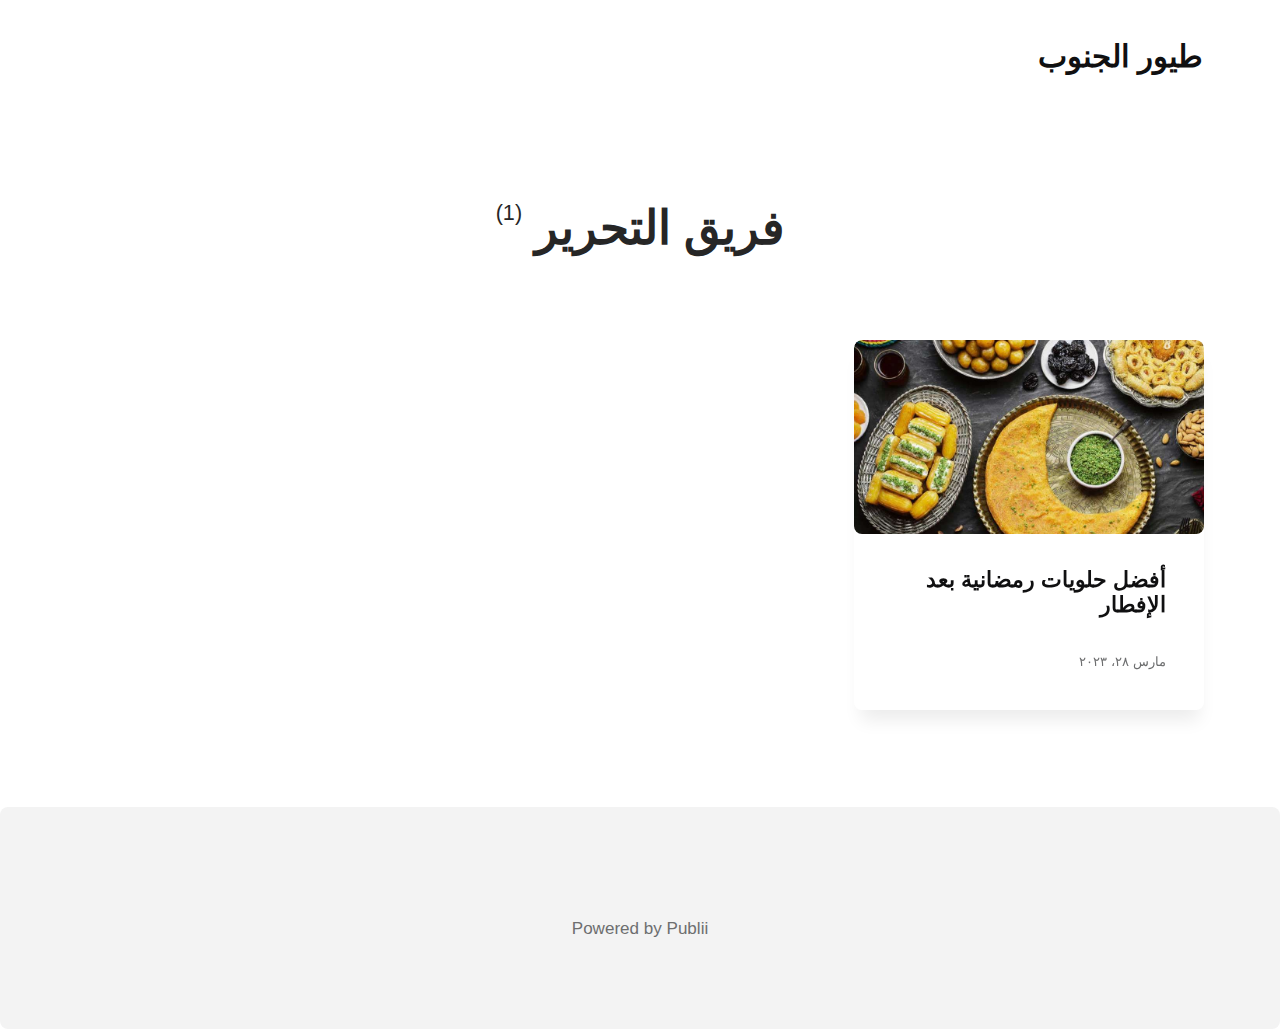
<file: authors/fryq-lthryr/index.html>
<!DOCTYPE html><html lang="ar-SA"><head><meta charset="utf-8"><meta http-equiv="X-UA-Compatible" content="IE=edge"><meta name="viewport" content="width=device-width,initial-scale=1"><title>Author: فريق التحرير - طيور الجنوب</title><meta name="robots" content="noindex, follow"><meta name="generator" content="Publii Open-Source CMS for Static Site"><link rel="alternate" type="application/json" href="https://south-birds.github.io/feed.json"><meta property="og:title" content="فريق التحرير"><meta property="og:site_name" content="طيور الجنوب"><meta property="og:description" content=""><meta property="og:url" content="https://south-birds.github.io/authors/fryq-lthryr/"><meta property="og:type" content="website"><link rel="stylesheet" href="https://south-birds.github.io/assets/css/style.css?v=7b02ca3b76820ee0ea6337bc9574a89e"><script type="application/ld+json">{"@context":"http://schema.org","@type":"Organization","name":"طيور الجنوب","url":"https://south-birds.github.io/"}</script><html dir="rtl"><meta name="google-site-verification" content="C08Kpgw6sa0JndcyKzzhhv_hy0Zfj19gJw-c8kb9cBM"></head><body><header class="header" id="js-header"><a href="https://south-birds.github.io/" class="logo">طيور الجنوب</a></header><main class="page page--author"><div class="wrapper"><div class="hero"><h1>فريق التحرير <sup>(1)</sup></h1></div><div class="l-grid l-grid--3"><article class="c-card"><a href="https://south-birds.github.io/the-best-ramadan-sweets/" class="c-card__image"><img src="https://south-birds.github.io/media/posts/1/fDl-Hlwyt-rmDny.jpeg" srcset="https://south-birds.github.io/media/posts/1/responsive/fDl-Hlwyt-rmDny-xs.jpeg 300w, https://south-birds.github.io/media/posts/1/responsive/fDl-Hlwyt-rmDny-sm.jpeg 480w, https://south-birds.github.io/media/posts/1/responsive/fDl-Hlwyt-rmDny-md.jpeg 768w, https://south-birds.github.io/media/posts/1/responsive/fDl-Hlwyt-rmDny-lg.jpeg 1200w" sizes="(min-width: 56.25em) 100vw, (min-width: 37.5em) 50vw, 100vw" loading="lazy" height="700" width="900" alt="أفضل حلويات رمضانية"></a><div class="c-card__wrapper"><header class="c-card__header"><h2 class="c-card__title"><a href="https://south-birds.github.io/the-best-ramadan-sweets/" class="invert">أفضل حلويات رمضانية بعد الإفطار</a></h2></header><footer class="c-card__meta"><time datetime="٢٠٢٣-٠٣-٢٨T١٠:٢٥">مارس ٢٨، ٢٠٢٣</time></footer></div></article></div></div></main><footer class="footer"><div class="footer__copyright">Powered by Publii</div></footer><script>window.publiiThemeMenuConfig = {    
      mobileMenuMode: 'sidebar',
      animationSpeed: 300,
      submenuWidth: 'auto',
      doubleClickTime: 500,
      mobileMenuExpandableSubmenus: true, 
      relatedContainerForOverlayMenuSelector: '.navbar',
   };</script><script defer="defer" src="https://south-birds.github.io/assets/js/scripts.min.js?v=66112a161d5939d966ce2b20c13988d9"></script><script>var images = document.querySelectorAll('img[loading]');

      for (var i = 0; i < images.length; i++) {
         if (images[i].complete) {
               images[i].classList.add('is-loaded');
         } else {
               images[i].addEventListener('load', function () {
                  this.classList.add('is-loaded');
               }, false);
         }
      }</script></body></html>
</file>
